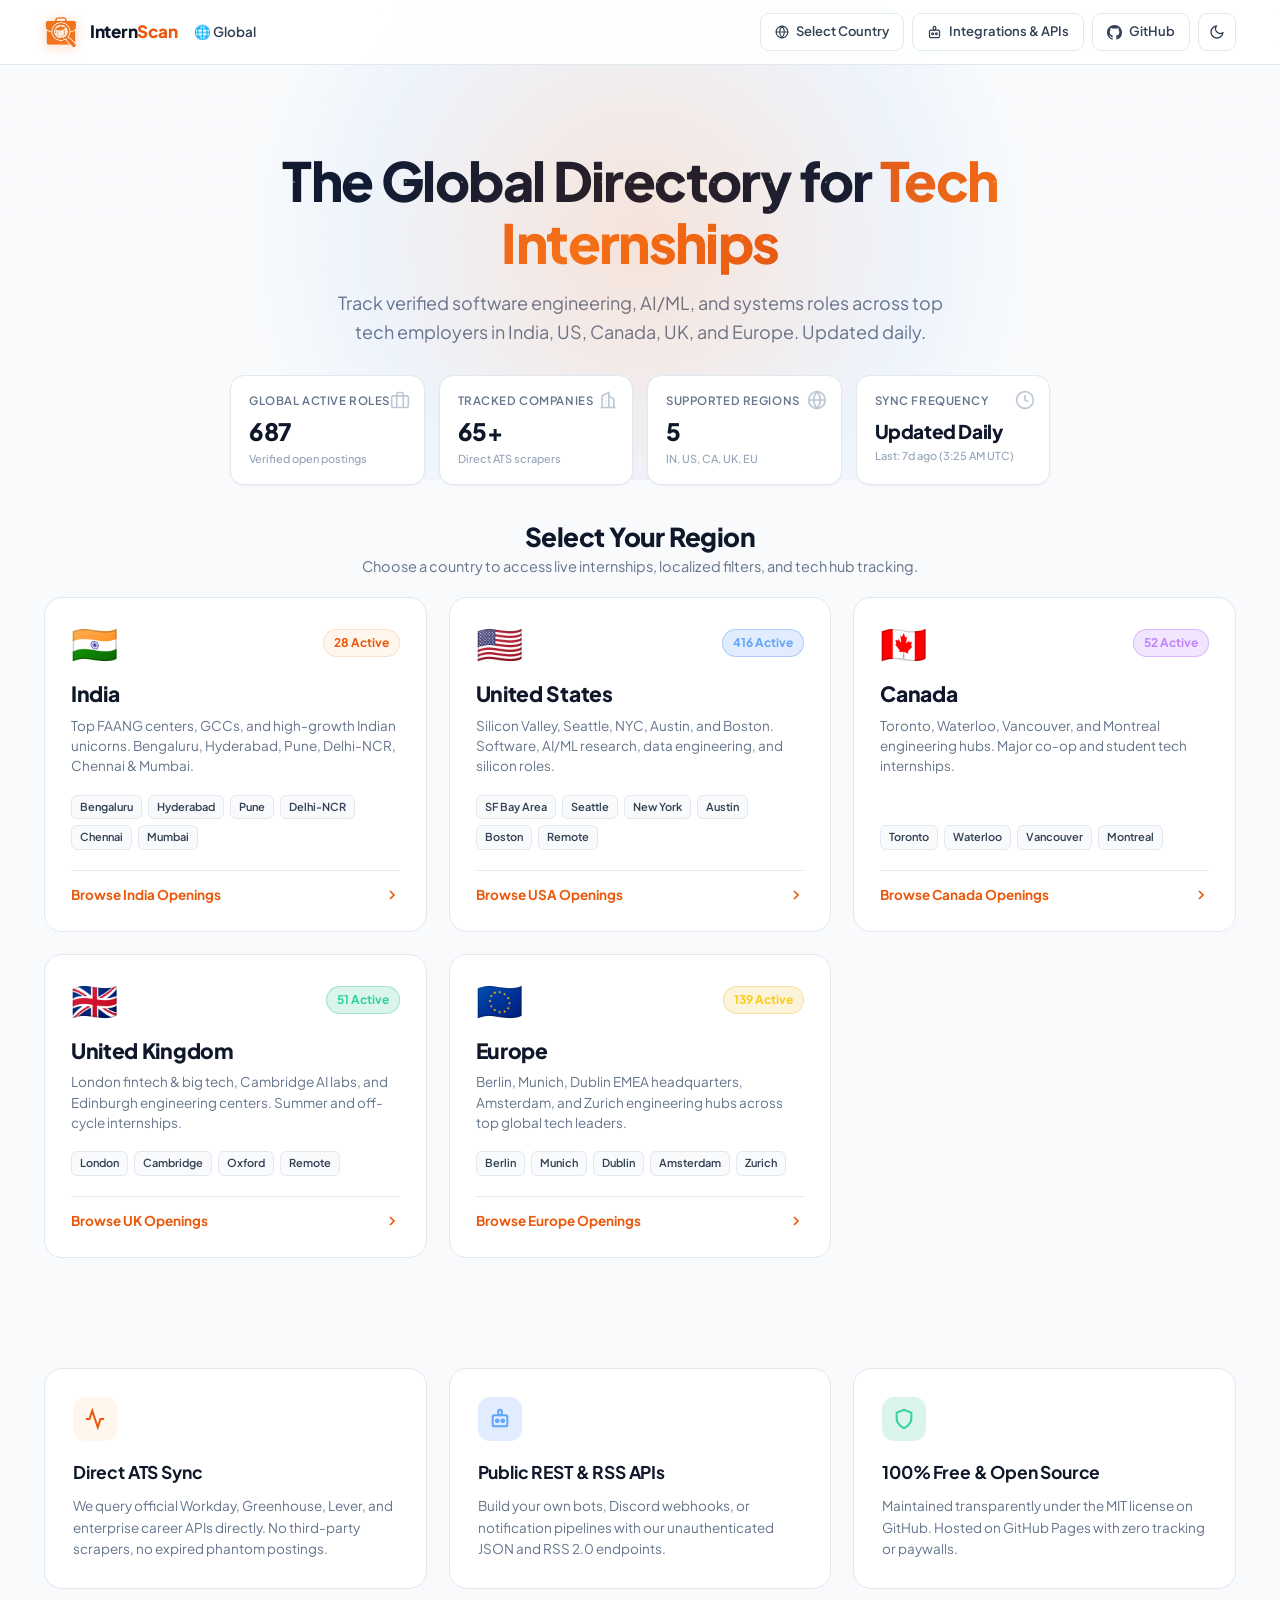
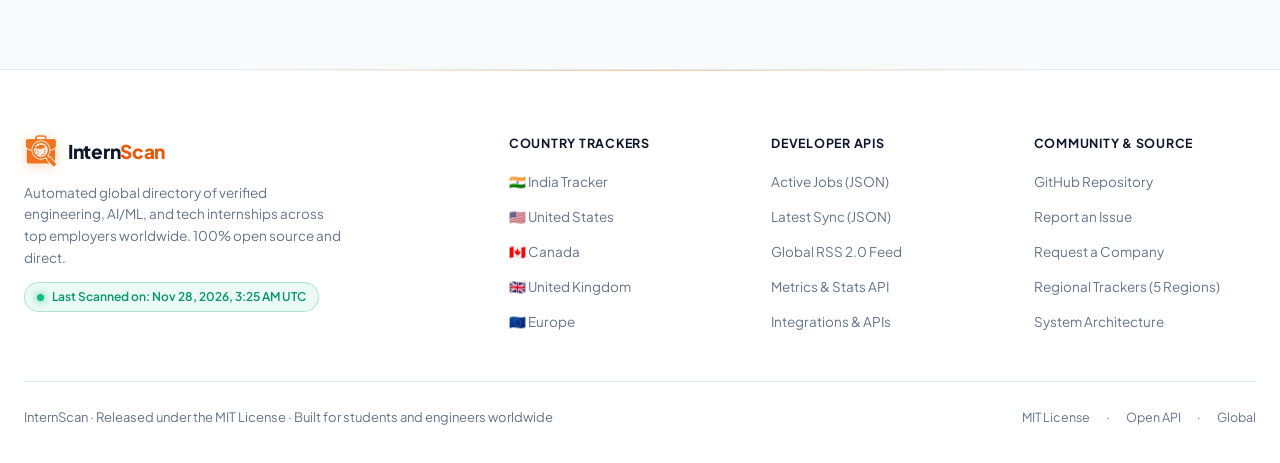
<file: docs/index.html>
<!doctype html>
<html lang="en">
<head>
<meta charset="utf-8">
<script>
  (function() {
    try {
      var s = localStorage.getItem("theme");
      var t = s || (window.matchMedia && window.matchMedia("(prefers-color-scheme: dark)").matches ? "dark" : "light");
      document.documentElement.setAttribute("data-theme", t);
      var m = document.querySelector('meta[name="theme-color"]');
      if (m) m.setAttribute("content", t === "dark" ? "#07090e" : "#f8fafc");
    } catch (_) {}
  })();
</script>
<meta name="viewport" content="width=device-width, initial-scale=1.0, maximum-scale=5.0, viewport-fit=cover">
<title>InternScan · The Official Tech &amp; Software Internship Directory</title>
<meta name="description" content="InternScan is the open-source, automated directory of verified software engineering, AI/ML, and tech internships across 65+ top employers worldwide. Direct ATS links, zero ghost jobs.">
<meta name="keywords" content="InternScan, Intern Scan, internscan global, internscan tracker, tech internships 2026, tech internships 2027, software engineering internships, sde intern, global tech internships, faang internships, internships in india, internships in usa, computer science internships">
<meta name="author" content="Vishnu Nandan">
<meta name="robots" content="index, follow, max-snippet:-1, max-image-preview:large, max-video-preview:-1">
<meta name="google-site-verification" content="YQER-E6Rni1ddbe2vcoHc778EkTzLbkUMqDmbZwmrNI">
<link rel="canonical" href="https://internscan.vercel.app/">
<link rel="alternate" hreflang="x-default" href="https://internscan.vercel.app/">
<link rel="alternate" hreflang="en-IN" href="https://internscan.vercel.app/in/">
<link rel="alternate" hreflang="en-US" href="https://internscan.vercel.app/us/">
<link rel="alternate" hreflang="en-CA" href="https://internscan.vercel.app/ca/">
<link rel="alternate" hreflang="en-GB" href="https://internscan.vercel.app/uk/">
<link rel="alternate" hreflang="en-EU" href="https://internscan.vercel.app/eu/">

<!-- Silent Zero-Permission Auto-Redirection by Location -->
<script>
(function() {
  // Search engine crawlers must NEVER be redirected!
  var isBot = /bot|googlebot|crawler|spider|robot|crawling|lighthouse|headlesschrome|slurp|bingbot|duckduckbot|baiduspider|yandexbot|facebookexternalhit|twitterbot|linkedinbot/i.test(navigator.userAgent);
  if (isBot) return;

  const params = new URLSearchParams(window.location.search);
  // If explicitly requested or user previously chose to stay on Global in this session, do not redirect!
  if (params.get("noredirect") === "1" || params.get("home") === "1" || sessionStorage.getItem("stay_global") === "1") {
    try { sessionStorage.setItem("stay_global", "1"); } catch (_) {}
    return;
  }

  // Also check document.referrer: if user navigated to Global from one of our regional portals, respect their intent to see Global
  try {
    const ref = document.referrer || "";
    if (ref.includes("/in/") || ref.includes("/us/") || ref.includes("/ca/") || ref.includes("/uk/") || ref.includes("/eu/")) {
      sessionStorage.setItem("stay_global", "1");
      return;
    }
  } catch (_) {}

  function detectCountry() {
    try {
      const tz = (Intl.DateTimeFormat().resolvedOptions().timeZone || "").toLowerCase();
      const offset = new Date().getTimezoneOffset(); // in minutes from UTC (India IST is -330)
      const langs = (navigator.languages || [navigator.language || ""]).map(l => (l || "").toLowerCase());

      // 1. India: Asia/Kolkata, Asia/Calcutta, UTC+5:30 (offset === -330), or Indian language locales
      if (tz.includes("kolkata") || tz.includes("calcutta") || offset === -330) {
        return "in";
      }
      if (langs.some(l => l.includes("-in") || ["hi", "ta", "te", "bn", "mr", "gu", "kn", "ml", "pa"].some(code => l.startsWith(code)))) {
        return "in";
      }

      // 2. United States
      const usTimezones = [
        "new_york", "detroit", "kentucky", "indiana", "chicago", "menominee",
        "north_dakota", "denver", "boise", "phoenix", "los_angeles", "anchorage",
        "juneau", "sitka", "yakutat", "nome", "adak", "honolulu"
      ];
      if (usTimezones.some(t => tz.includes(t))) {
        return "us";
      }

      // 3. Canada
      const caTimezones = [
        "toronto", "vancouver", "edmonton", "calgary", "winnipeg", "halifax",
        "st_johns", "regina", "moncton", "glace_bay", "goose_bay", "yellowknife",
        "inuvik", "whitehorse", "dawson"
      ];
      if (caTimezones.some(t => tz.includes(t)) || langs.some(l => l === "en-ca" || l === "fr-ca")) {
        return "ca";
      }

      // 4. United Kingdom
      if (tz.includes("london") || tz.includes("belfast") || langs.some(l => l === "en-gb")) {
        return "uk";
      }

      // 5. Europe
      if (tz.startsWith("europe/")) {
        return "eu";
      }
    } catch (_) {}

    // Incase proper location cannot be determined, return null to show home page
    return null;
  }

  const target = detectCountry();
  if (target && ["in", "us", "ca", "uk", "eu"].includes(target)) {
    window.location.replace("./" + target + "/");
  }
})();
</script>

<!-- Open Graph / Meta -->
<meta property="og:type" content="website">
<meta property="og:url" content="https://internscan.vercel.app/">
<meta property="og:site_name" content="InternScan">
<meta property="og:title" content="InternScan · The Official Tech &amp; Software Internship Directory">
<meta property="og:description" content="InternScan is the open-source, automated directory of verified software engineering, AI/ML, and tech internships across top employers worldwide. 100% open source and direct.">
<meta property="og:image" content="https://internscan.vercel.app/og-image.png?v=2">
<meta property="og:image:width" content="1200">
<meta property="og:image:height" content="630">

<!-- Twitter -->
<meta name="twitter:card" content="summary_large_image">
<meta name="twitter:url" content="https://internscan.vercel.app/">
<meta name="twitter:title" content="InternScan · The Official Tech &amp; Software Internship Directory">
<meta name="twitter:description" content="Track verified software engineering, AI/ML, and systems roles across top tech employers in India, US, Canada, UK, and Europe. Updated daily.">
<meta name="twitter:image" content="https://internscan.vercel.app/og-image.png?v=2">

<!-- Mobile & App Identity -->
<meta name="theme-color" content="#07090e">
<meta name="apple-mobile-web-app-capable" content="yes">
<meta name="apple-mobile-web-app-status-bar-style" content="black-translucent">
<meta name="apple-mobile-web-app-title" content="InternScan">

<link rel="icon" type="image/png" sizes="32x32" href="./icon.png?v=2">
<link rel="icon" type="image/png" sizes="16x16" href="./icon.png?v=2">
<link rel="apple-touch-icon" sizes="180x180" href="./apple-touch-icon.png?v=2">
<link rel="shortcut icon" href="./favicon.ico?v=2">
<link rel="preconnect" href="https://fonts.googleapis.com">
<link rel="preconnect" href="https://fonts.gstatic.com" crossorigin>
<link href="https://fonts.googleapis.com/css2?family=Plus+Jakarta+Sans:wght@400;500;600;700;800&family=JetBrains+Mono:wght@400;500;600&display=swap" rel="stylesheet">
<link rel="stylesheet" href="css/style.css?v=2.2.0">

<!-- Structured Data -->
<script type="application/ld+json">
{
  "@context": "https://schema.org",
  "@graph": [
    {
      "@type": "WebSite",
      "@id": "https://internscan.vercel.app/#website",
      "url": "https://internscan.vercel.app/",
      "name": "InternScan",
      "alternateName": ["InternScan", "Intern Scan", "InternScan Global", "InternScan Tech Tracker", "InternScan Official"],
      "description": "High-speed automated directory of verified engineering, AI/ML, and tech internships across top global employers.",
      "publisher": {
        "@type": "Organization",
        "@id": "https://internscan.vercel.app/#organization"
      },
      "potentialAction": {
        "@type": "SearchAction",
        "target": "https://internscan.vercel.app/in/?q={search_term_string}",
        "query-input": "required name=search_term_string"
      }
    },
    {
      "@type": "Organization",
      "@id": "https://internscan.vercel.app/#organization",
      "name": "InternScan",
      "url": "https://internscan.vercel.app/",
      "logo": "https://internscan.vercel.app/icon.png",
      "sameAs": [
        "https://github.com/vishnunandan555/internscan"
      ]
    },
    {
      "@type": "WebApplication",
      "@id": "https://internscan.vercel.app/#app",
      "name": "InternScan",
      "applicationCategory": "BusinessApplication",
      "operatingSystem": "All",
      "browserRequirements": "Requires JavaScript. Requires HTML5.",
      "url": "https://internscan.vercel.app/",
      "description": "Live, automated tracker for verified software engineering and tech internships direct from official ATS career portals.",
      "offers": {
        "@type": "Offer",
        "price": "0",
        "priceCurrency": "USD"
      }
    }
  ]
}
</script>
</head>
<body>

<div class="ambient-glow"></div>
<div class="grid-pattern"></div>

<nav class="nav">
  <div class="nav-inner">
    <div class="nav-brand-group">
      <a href="./?noredirect=1" class="brand-logo">
        <img src="./icon.png" alt="InternScan Logo" class="brand-logo-img" width="34" height="34">
        <span>Intern<span class="brand-accent">Scan</span></span>
      </a>
      <div class="country-selector-wrap" id="countrySelectorWrap">
        <button type="button" class="country-pill-btn" id="countryMenuBtn" aria-label="Select Country">
          <span>🌐 Global</span>
        </button>
        <div class="country-dropdown-menu" id="countryDropdownMenu">
          <a href="./?noredirect=1" class="country-menu-item active"><span class="flag">🌐</span> Global</a>
          <a href="./in/" class="country-menu-item"><span class="flag">🇮🇳</span> India</a>
          <a href="./us/" class="country-menu-item"><span class="flag">🇺🇸</span> United States</a>
          <a href="./ca/" class="country-menu-item"><span class="flag">🇨🇦</span> Canada</a>
          <a href="./uk/" class="country-menu-item"><span class="flag">🇬🇧</span> United Kingdom</a>
          <a href="./eu/" class="country-menu-item"><span class="flag">🇪🇺</span> Europe</a>
        </div>
      </div>
    </div>
    <div class="nav-right">
      <a href="#countries" class="nav-btn">
        <svg width="14" height="14" viewBox="0 0 24 24" fill="none" stroke="currentColor" stroke-width="2" stroke-linecap="round" stroke-linejoin="round"><circle cx="12" cy="12" r="10"></circle><line x1="2" y1="12" x2="22" y2="12"></line><path d="M12 2a15.3 15.3 0 0 1 4 10 15.3 15.3 0 0 1-4 10 15.3 15.3 0 0 1-4-10 15.3 15.3 0 0 1 4-10z"></path></svg>
        <span class="nav-btn-text">Select Country</span>
      </a>
      <a href="./docs/" class="nav-btn">
        <svg width="15" height="15" viewBox="0 0 24 24" fill="none" stroke="currentColor" stroke-width="2" stroke-linecap="round" stroke-linejoin="round"><path d="M12 2a2 2 0 0 1 2 2v2a2 2 0 0 1-2 2 2 2 0 0 1-2-2V4a2 2 0 0 1 2-2z"></path><rect x="4" y="8" width="16" height="12" rx="2"></rect><circle cx="9" cy="14" r="1.5"></circle><circle cx="15" cy="14" r="1.5"></circle></svg>
        <span class="nav-btn-text">Integrations &amp; APIs</span>
      </a>
      <a href="https://github.com/vishnunandan555/internscan" target="_blank" rel="noopener" class="nav-btn">
        <svg width="15" height="15" viewBox="0 0 24 24" fill="currentColor"><path d="M12 0C5.37 0 0 5.37 0 12c0 5.31 3.435 9.795 8.205 11.385.6.105.825-.255.825-.57 0-.285-.015-1.23-.015-2.235-3.015.555-3.795-.735-4.035-1.41-.135-.345-.72-1.41-1.23-1.695-.42-.225-1.02-.78-.015-.795.945-.015 1.62.87 1.845 1.23 1.08 1.815 2.805 1.305 3.495.99.105-.78.42-1.305.765-1.605-2.67-.3-5.46-1.335-5.46-5.925 0-1.305.465-2.385 1.23-3.225-.12-.3-.54-1.53.12-3.18 0 0 1.005-.315 3.3 1.23.96-.27 1.98-.405 3-.405s2.04.135 3 .405c2.295-1.56 3.3-1.23 3.3-1.23.66 1.65.24 2.88.12 3.18.765.84 1.23 1.905 1.23 3.225 0 4.605-2.805 5.625-5.475 5.925.435.375.81 1.095.81 2.22 0 1.605-.015 2.895-.015 3.3 0 .315.225.69.825.57A12.02 12.02 0 0024 12c0-6.63-5.37-12-12-12z"/></svg>
        <span class="nav-btn-text">GitHub</span>
      </a>
      <button id="theme-btn" class="theme-toggle" aria-label="Toggle theme">
        <svg id="theme-icon" width="16" height="16" viewBox="0 0 24 24" fill="none" stroke="currentColor" stroke-width="2" stroke-linecap="round" stroke-linejoin="round"><path d="M21 12.79A9 9 0 1 1 11.21 3 7 7 0 0 0 21 12.79z"></path></svg>
      </button>
    </div>
  </div>
</nav>

<header class="global-hero">
  <h1>The Global Directory for <span class="gradient-text">Tech Internships</span></h1>
  <p>Track verified software engineering, AI/ML, and systems roles across top tech employers in India, US, Canada, UK, and Europe. Updated daily.</p>

  <div class="metrics-grid">
    <div class="metric-card">
      <div class="metric-icon-wrap">
        <svg width="20" height="20" viewBox="0 0 24 24" fill="none" stroke="currentColor" stroke-width="2"><rect x="2" y="7" width="20" height="14" rx="2" ry="2"></rect><path d="M16 21V5a2 2 0 0 0-2-2h-4a2 2 0 0 0-2 2v16"></path></svg>
      </div>
      <div class="metric-label">Global Active Roles</div>
      <div class="metric-value" id="global-metric-jobs">488</div>
      <div class="metric-sub">Verified open postings</div>
    </div>
    <div class="metric-card">
      <div class="metric-icon-wrap">
        <svg width="20" height="20" viewBox="0 0 24 24" fill="none" stroke="currentColor" stroke-width="2"><path d="M3 21h18"></path><path d="M5 21V7l8-4v18"></path><path d="M19 21V11l-6-4"></path><path d="M9 9h1"></path><path d="M9 13h1"></path><path d="M9 17h1"></path></svg>
      </div>
      <div class="metric-label">Tracked Companies</div>
      <div class="metric-value" id="global-metric-cos">65+</div>
      <div class="metric-sub">Direct ATS scrapers</div>
    </div>
    <div class="metric-card">
      <div class="metric-icon-wrap">
        <svg width="20" height="20" viewBox="0 0 24 24" fill="none" stroke="currentColor" stroke-width="2"><circle cx="12" cy="12" r="10"></circle><line x1="2" y1="12" x2="22" y2="12"></line><path d="M12 2a15.3 15.3 0 0 1 4 10 15.3 15.3 0 0 1-4 10 15.3 15.3 0 0 1-4-10 15.3 15.3 0 0 1 4-10z"></path></svg>
      </div>
      <div class="metric-label">Supported Regions</div>
      <div class="metric-value">5</div>
      <div class="metric-sub">IN, US, CA, UK, EU</div>
    </div>
    <div class="metric-card" id="cadence-card">
      <div class="metric-icon-wrap">
        <svg width="20" height="20" viewBox="0 0 24 24" fill="none" stroke="currentColor" stroke-width="2"><circle cx="12" cy="12" r="10"></circle><polyline points="12 6 12 12 16 14"></polyline></svg>
      </div>
      <div class="metric-label">Sync Frequency</div>
      <div class="metric-value metric-cadence-val" id="metric-cadence-val">Updated Daily</div>
      <div class="metric-sub" id="metric-cadence-sub">Automated GitHub Actions</div>
    </div>
  </div>
</header>

<section id="countries" class="country-section">
  <div style="text-align: center; margin-bottom: 8px;">
    <h2 style="font-size: 26px; font-weight: 800; letter-spacing: -0.02em;">Select Your Region</h2>
    <p style="font-size: 14.5px; color: var(--dim);">Choose a country to access live internships, localized filters, and tech hub tracking.</p>
  </div>

  <div class="country-grid">
    <!-- India -->
    <a href="./in/" class="country-card">
      <div class="country-card-header">
        <span class="country-card-flag">🇮🇳</span>
        <span class="country-card-badge" id="badge-in-count">15 Active</span>
      </div>
      <div class="country-card-title">India</div>
      <div class="country-card-desc">Top FAANG centers, GCCs, and high-growth Indian unicorns. Bengaluru, Hyderabad, Pune, Delhi-NCR, Chennai &amp; Mumbai.</div>
      <div class="country-card-hubs">
        <span class="country-hub-pill">Bengaluru</span>
        <span class="country-hub-pill">Hyderabad</span>
        <span class="country-hub-pill">Pune</span>
        <span class="country-hub-pill">Delhi-NCR</span>
        <span class="country-hub-pill">Chennai</span>
        <span class="country-hub-pill">Mumbai</span>
      </div>
      <div class="country-card-cta">
        <span>Browse India Openings</span>
        <svg width="16" height="16" viewBox="0 0 24 24" fill="none" stroke="currentColor" stroke-width="2.5"><polyline points="9 18 15 12 9 6"></polyline></svg>
      </div>
    </a>

    <!-- United States -->
    <a href="./us/" class="country-card">
      <div class="country-card-header">
        <span class="country-card-flag">🇺🇸</span>
        <span class="country-card-badge" id="badge-us-count" style="background: rgba(59, 130, 246, 0.15); color: #60a5fa; border-color: rgba(59, 130, 246, 0.3);">294 Active</span>
      </div>
      <div class="country-card-title">United States</div>
      <div class="country-card-desc">Silicon Valley, Seattle, NYC, Austin, and Boston. Software, AI/ML research, data engineering, and silicon roles.</div>
      <div class="country-card-hubs">
        <span class="country-hub-pill">SF Bay Area</span>
        <span class="country-hub-pill">Seattle</span>
        <span class="country-hub-pill">New York</span>
        <span class="country-hub-pill">Austin</span>
        <span class="country-hub-pill">Boston</span>
        <span class="country-hub-pill">Remote</span>
      </div>
      <div class="country-card-cta">
        <span>Browse USA Openings</span>
        <svg width="16" height="16" viewBox="0 0 24 24" fill="none" stroke="currentColor" stroke-width="2.5"><polyline points="9 18 15 12 9 6"></polyline></svg>
      </div>
    </a>

    <!-- Canada -->
    <a href="./ca/" class="country-card">
      <div class="country-card-header">
        <span class="country-card-flag">🇨🇦</span>
        <span class="country-card-badge" id="badge-ca-count" style="background: rgba(168, 85, 247, 0.15); color: #c084fc; border-color: rgba(168, 85, 247, 0.3);">49 Active</span>
      </div>
      <div class="country-card-title">Canada</div>
      <div class="country-card-desc">Toronto, Waterloo, Vancouver, and Montreal engineering hubs. Major co-op and student tech internships.</div>
      <div class="country-card-hubs">
        <span class="country-hub-pill">Toronto</span>
        <span class="country-hub-pill">Waterloo</span>
        <span class="country-hub-pill">Vancouver</span>
        <span class="country-hub-pill">Montreal</span>
      </div>
      <div class="country-card-cta">
        <span>Browse Canada Openings</span>
        <svg width="16" height="16" viewBox="0 0 24 24" fill="none" stroke="currentColor" stroke-width="2.5"><polyline points="9 18 15 12 9 6"></polyline></svg>
      </div>
    </a>

    <!-- United Kingdom -->
    <a href="./uk/" class="country-card">
      <div class="country-card-header">
        <span class="country-card-flag">🇬🇧</span>
        <span class="country-card-badge" id="badge-uk-count" style="background: rgba(16, 185, 129, 0.15); color: #34d399; border-color: rgba(16, 185, 129, 0.3);">21 Active</span>
      </div>
      <div class="country-card-title">United Kingdom</div>
      <div class="country-card-desc">London fintech &amp; big tech, Cambridge AI labs, and Edinburgh engineering centers. Summer and off-cycle internships.</div>
      <div class="country-card-hubs">
        <span class="country-hub-pill">London</span>
        <span class="country-hub-pill">Cambridge</span>
        <span class="country-hub-pill">Oxford</span>
        <span class="country-hub-pill">Remote</span>
      </div>
      <div class="country-card-cta">
        <span>Browse UK Openings</span>
        <svg width="16" height="16" viewBox="0 0 24 24" fill="none" stroke="currentColor" stroke-width="2.5"><polyline points="9 18 15 12 9 6"></polyline></svg>
      </div>
    </a>

    <!-- Europe -->
    <a href="./eu/" class="country-card">
      <div class="country-card-header">
        <span class="country-card-flag">🇪🇺</span>
        <span class="country-card-badge" id="badge-eu-count" style="background: rgba(234, 179, 8, 0.15); color: #facc15; border-color: rgba(234, 179, 8, 0.3);">108 Active</span>
      </div>
      <div class="country-card-title">Europe</div>
      <div class="country-card-desc">Berlin, Munich, Dublin EMEA headquarters, Amsterdam, and Zurich engineering hubs across top global tech leaders.</div>
      <div class="country-card-hubs">
        <span class="country-hub-pill">Berlin</span>
        <span class="country-hub-pill">Munich</span>
        <span class="country-hub-pill">Dublin</span>
        <span class="country-hub-pill">Amsterdam</span>
        <span class="country-hub-pill">Zurich</span>
      </div>
      <div class="country-card-cta">
        <span>Browse Europe Openings</span>
        <svg width="16" height="16" viewBox="0 0 24 24" fill="none" stroke="currentColor" stroke-width="2.5"><polyline points="9 18 15 12 9 6"></polyline></svg>
      </div>
    </a>
  </div>
</section>

<!-- Features Grid (Horizontal & Symmetric) -->
<section class="features-container">
  <div class="features-grid">
    <div class="feature-card">
      <div class="feature-icon-box" style="background: var(--brand-soft); color: var(--brand);">
        <svg width="22" height="22" viewBox="0 0 24 24" fill="none" stroke="currentColor" stroke-width="2.2"><polyline points="22 12 18 12 15 21 9 3 6 12 2 12"></polyline></svg>
      </div>
      <h3>Direct ATS Sync</h3>
      <p>We query official Workday, Greenhouse, Lever, and enterprise career APIs directly. No third-party scrapers, no expired phantom postings.</p>
    </div>

    <div class="feature-card">
      <div class="feature-icon-box" style="background: rgba(59, 130, 246, 0.15); color: #60a5fa;">
        <svg width="22" height="22" viewBox="0 0 24 24" fill="none" stroke="currentColor" stroke-width="2.2"><path d="M12 2a2 2 0 0 1 2 2v2a2 2 0 0 1-2 2 2 2 0 0 1-2-2V4a2 2 0 0 1 2-2z"></path><rect x="4" y="8" width="16" height="12" rx="2"></rect><circle cx="9" cy="14" r="1.5"></circle><circle cx="15" cy="14" r="1.5"></circle></svg>
      </div>
      <h3>Public REST &amp; RSS APIs</h3>
      <p>Build your own bots, Discord webhooks, or notification pipelines with our unauthenticated JSON and RSS 2.0 endpoints.</p>
    </div>

    <div class="feature-card">
      <div class="feature-icon-box" style="background: rgba(16, 185, 129, 0.15); color: #34d399;">
        <svg width="22" height="22" viewBox="0 0 24 24" fill="none" stroke="currentColor" stroke-width="2.2"><path d="M12 22s8-4 8-10V5l-8-3-8 3v7c0 6 8 10 8 10z"></path></svg>
      </div>
      <h3>100% Free &amp; Open Source</h3>
      <p>Maintained transparently under the MIT license on GitHub. Hosted on GitHub Pages with zero tracking or paywalls.</p>
    </div>
  </div>
</section>

<!-- Modern Multi-Column Footer -->
<footer class="footer">
  <div class="footer-inner">
    <div class="footer-top">
      <div class="footer-brand">
        <a href="./?noredirect=1" class="brand-logo">
          <img src="./icon.png" alt="InternScan Logo" class="brand-logo-img" width="32" height="32">
          <span>Intern<span class="brand-accent">Scan</span></span>
        </a>
        <p class="footer-brand-desc">Automated global directory of verified engineering, AI/ML, and tech internships across top employers worldwide. 100% open source and direct.</p>
        <div class="footer-status-pill">
          <span class="pulse-dot"></span>
          <span id="footer-scan-time">Last Scanned: Syncing...</span>
        </div>
      </div>

      <div class="footer-col">
        <h4>Country Trackers</h4>
        <ul>
          <li><a href="./in/">🇮🇳 India Tracker</a></li>
          <li><a href="./us/">🇺🇸 United States</a></li>
          <li><a href="./ca/">🇨🇦 Canada</a></li>
          <li><a href="./uk/">🇬🇧 United Kingdom</a></li>
          <li><a href="./eu/">🇪🇺 Europe</a></li>
        </ul>
      </div>

      <div class="footer-col">
        <h4>Developer APIs</h4>
        <ul>
          <li><a href="./api/active.json" target="_blank">Active Jobs (JSON)</a></li>
          <li><a href="./api/latest.json" target="_blank">Latest Sync (JSON)</a></li>
          <li><a href="./feed.xml" target="_blank">Global RSS 2.0 Feed</a></li>
          <li><a href="./metrics.json" target="_blank">Metrics &amp; Stats API</a></li>
          <li><a href="./docs/">Integrations &amp; APIs</a></li>
        </ul>
      </div>

      <div class="footer-col">
        <h4>Community &amp; Source</h4>
        <ul>
          <li><a href="https://github.com/vishnunandan555/internscan" target="_blank" rel="noopener">GitHub Repository</a></li>
          <li><a href="https://github.com/vishnunandan555/internscan/issues/new?title=%5BBug%5D+<Report>" target="_blank" rel="noopener">Report an Issue</a></li>
          <li><a href="https://github.com/vishnunandan555/internscan/issues/new?title=%5BCompany+Request%5D+<Company+Name>" target="_blank" rel="noopener">Request a Company</a></li>
          <li><a href="https://github.com/vishnunandan555/internscan/tree/main/regions/" target="_blank" rel="noopener">Regional Trackers (5 Regions)</a></li>
          <li><a href="https://github.com/vishnunandan555/internscan/blob/main/GUIDE.md" target="_blank" rel="noopener">System Architecture</a></li>
        </ul>
      </div>
    </div>

    <div class="footer-bottom">
      <div>InternScan · Released under the MIT License · Built for students and engineers worldwide</div>
      <div class="footer-bottom-links">
        <a href="https://github.com/vishnunandan555/internscan/blob/main/LICENSE" target="_blank" rel="noopener">MIT License</a>
        <span>·</span>
        <a href="./api/active.json" target="_blank">Open API</a>
        <span>·</span>
        <a href="./?noredirect=1">Global</a>
      </div>
    </div>
  </div>
</footer>

<script>
// Dynamic Metrics Hydration
fetch("./metrics.json")
  .then(res => res.json())
  .then(data => {
    if (data.total_active_global !== undefined) {
      document.getElementById("global-metric-jobs").textContent = data.total_active_global;
    }
    const regionCodes = ["in", "us", "ca", "uk", "eu"];
    regionCodes.forEach(code => {
      if (data.countries && data.countries[code]) {
        const badge = document.getElementById(`badge-${code}-count`);
        if (badge) {
          badge.textContent = `${data.countries[code].active_count} Active`;
        }
      }
    });
  })
  .catch(() => {});

// Theme Switcher Logic
const themeBtn = document.getElementById("theme-btn");
const themeIcon = document.getElementById("theme-icon");
let currentTheme = localStorage.getItem("theme") || (window.matchMedia("(prefers-color-scheme: dark)").matches ? "dark" : "light");

function applyTheme(theme) {
  document.documentElement.setAttribute("data-theme", theme);
  localStorage.setItem("theme", theme);
  const metaTheme = document.querySelector('meta[name="theme-color"]');
  if (metaTheme) metaTheme.setAttribute("content", theme === "dark" ? "#07090e" : "#f8fafc");
  if (themeIcon) {
    themeIcon.innerHTML = theme === "dark"
      ? '<circle cx="12" cy="12" r="5"></circle><line x1="12" y1="1" x2="12" y2="3"></line><line x1="12" y1="21" x2="12" y2="23"></line><line x1="4.22" y1="4.22" x2="5.64" y2="5.64"></line><line x1="18.36" y1="18.36" x2="19.78" y2="19.78"></line><line x1="1" y1="12" x2="3" y2="12"></line><line x1="21" y1="12" x2="23" y2="12"></line><line x1="4.22" y1="19.78" x2="5.64" y2="18.36"></line><line x1="18.36" y1="5.64" x2="19.78" y2="4.22"></line>'
      : '<path d="M21 12.79A9 9 0 1 1 11.21 3 7 7 0 0 0 21 12.79z"></path>';
  }
}
applyTheme(currentTheme);

if (themeBtn) {
  themeBtn.addEventListener("click", () => {
    const next = document.documentElement.getAttribute("data-theme") === "dark" ? "light" : "dark";
    applyTheme(next);
  });
}

// Country Dropdown Handler
const countryWrap = document.getElementById("countrySelectorWrap");
if (countryWrap) {
  const countryBtn = document.getElementById("countryMenuBtn");
  if (countryBtn) {
    countryBtn.addEventListener("click", (e) => {
      e.preventDefault();
      e.stopPropagation();
      countryWrap.classList.toggle("open");
    });
  }
  document.addEventListener("click", (e) => {
    if (!countryWrap.contains(e.target)) {
      countryWrap.classList.remove("open");
    }
  });
  document.addEventListener("keydown", (e) => {
    if (e.key === "Escape") countryWrap.classList.remove("open");
  });
  countryWrap.querySelectorAll(".country-menu-item").forEach(item => {
    item.addEventListener("click", () => {
      countryWrap.classList.remove("open");
    });
  });
}

// Localized Timezone Hydration
(async function hydrateTime() {
  try {
    const res = await fetch("./metrics.json");
    if (!res.ok) return;
    const data = await res.json();
    if (!data.updated_at) return;
    const updated = new Date(data.updated_at);
    const formatter = new Intl.DateTimeFormat(undefined, {
      month: "short", day: "numeric", year: "numeric",
      hour: "numeric", minute: "2-digit", timeZoneName: "short"
    });
    const formatted = formatter.format(updated);
    const footerEl = document.getElementById("footer-scan-time");
    if (footerEl) footerEl.textContent = `Last Scanned on: ${formatted}`;

    const cadenceVal = document.getElementById("metric-cadence-val");
    const cadenceSub = document.getElementById("metric-cadence-sub");
    const cadenceCard = document.getElementById("cadence-card");

    const sched = new Date();
    sched.setUTCHours(21, 30, 0, 0);
    const schedStr = sched.toLocaleTimeString(undefined, { hour: "numeric", minute: "2-digit", timeZoneName: "short" });

    if (cadenceVal) cadenceVal.textContent = "Updated Daily";
    if (cadenceSub) {
      const diffMs = Date.now() - updated.getTime();
      const diffMins = Math.max(0, Math.floor(diffMs / 60000));
      const diffHours = Math.floor(diffMins / 60);
      const rel = diffMins < 60 ? `${diffMins}m ago` : (diffHours < 24 ? `${diffHours}h ago` : `${Math.floor(diffHours / 24)}d ago`);
      const timeOnly = updated.toLocaleTimeString(undefined, { hour: "numeric", minute: "2-digit", timeZoneName: "short" });
      cadenceSub.textContent = `Last: ${rel} (${timeOnly})`;
    }
    if (cadenceCard) {
      cadenceCard.title = `Syncs daily at ~${schedStr} (03:00 AM IST). Last updated: ${formatted}.`;
    }
  } catch (_) {}
})();
</script>
</body>
</html>
</file>
<file: docs/css/style.css>
/* InternScan India — Consolidated Design System & Stylesheet
 * Fully responsive, optimized, dark/light mode, glassmorphic UI.
 */

:root {
  --bg: #f8fafc;
  --surface: #ffffff;
  --surface-card: #ffffff;
  --surface-glass: rgba(255, 255, 255, 0.9);
  --surface-hover: #f1f5f9;
  --surface-subtle: #f8fafc;
  --border: #e2e8f0;
  --border-strong: #cbd5e1;
  --ink: #0f172a;
  --ink-secondary: #334155;
  --dim: #64748b;
  --faint: #94a3b8;
  --brand: #ea580c;
  --brand-dark: #c2410c;
  --brand-soft: #fff7ed;
  --brand-glow: rgba(234, 88, 12, 0.14);
  --brand-blue: #2563eb;
  --brand-purple: #7c3aed;
  --new-fg: #15803d;
  --new-bg: #dcfce7;
  --new-border: #bbf7d0;
  --badge-bg: #f1f5f9;
  --badge-fg: #475569;
  --badge-border: #e2e8f0;
  --shadow-sm: 0 1px 2px rgba(15, 23, 42, 0.05);
  --shadow-md: 0 4px 12px -2px rgba(15, 23, 42, 0.06), 0 2px 6px -2px rgba(15, 23, 42, 0.03);
  --shadow-lg: 0 14px 28px -4px rgba(15, 23, 42, 0.09), 0 6px 12px -3px rgba(15, 23, 42, 0.04);
  color-scheme: light;
}

:root[data-theme="dark"] {
  --bg: #07090e;
  --surface: #0f131d;
  --surface-card: #111726;
  --surface-glass: rgba(15, 19, 29, 0.88);
  --surface-hover: #192236;
  --surface-subtle: #0d111a;
  --border: #1e2638;
  --border-strong: #2c3852;
  --ink: #f8fafc;
  --ink-secondary: #e2e8f0;
  --dim: #94a3b8;
  --faint: #64748b;
  --brand: #f97316;
  --brand-dark: #ea580c;
  --brand-soft: rgba(249, 115, 22, 0.12);
  --brand-glow: rgba(249, 115, 22, 0.22);
  --brand-blue: #3b82f6;
  --brand-purple: #a855f7;
  --new-fg: #4ade80;
  --new-bg: rgba(74, 222, 128, 0.12);
  --new-border: rgba(74, 222, 128, 0.25);
  --badge-bg: #161e2e;
  --badge-fg: #cbd5e1;
  --badge-border: #222e44;
  --shadow-sm: 0 1px 3px rgba(0, 0, 0, 0.4);
  --shadow-md: 0 6px 18px -2px rgba(0, 0, 0, 0.55);
  --shadow-lg: 0 16px 36px -4px rgba(0, 0, 0, 0.7);
  color-scheme: dark;
}

@media (prefers-color-scheme: dark) {
  :root:not([data-theme="light"]) {
    --bg: #07090e;
    --surface: #0f131d;
    --surface-card: #111726;
    --surface-glass: rgba(15, 19, 29, 0.88);
    --surface-hover: #192236;
    --surface-subtle: #0d111a;
    --border: #1e2638;
    --border-strong: #2c3852;
    --ink: #f8fafc;
    --ink-secondary: #e2e8f0;
    --dim: #94a3b8;
    --faint: #64748b;
    --brand: #f97316;
    --brand-dark: #ea580c;
    --brand-soft: rgba(249, 115, 22, 0.12);
    --brand-glow: rgba(249, 115, 22, 0.22);
    --brand-blue: #3b82f6;
    --brand-purple: #a855f7;
    --new-fg: #4ade80;
    --new-bg: rgba(74, 222, 128, 0.12);
    --new-border: rgba(74, 222, 128, 0.25);
    --badge-bg: #161e2e;
    --badge-fg: #cbd5e1;
    --badge-border: #222e44;
    --shadow-sm: 0 1px 3px rgba(0, 0, 0, 0.4);
    --shadow-md: 0 6px 18px -2px rgba(0, 0, 0, 0.55);
    --shadow-lg: 0 16px 36px -4px rgba(0, 0, 0, 0.7);
    color-scheme: dark;
  }
}

/* Base & Reset */
* {
  box-sizing: border-box;
  margin: 0;
  padding: 0;
  -webkit-tap-highlight-color: transparent;
}
html {
  overflow-x: hidden;
  width: 100%;
  -webkit-text-size-adjust: 100%;
  text-size-adjust: 100%;
  scroll-behavior: smooth;
  background-color: var(--bg);
  color: var(--ink);
  transition: background-color 0.2s ease, color 0.2s ease;
}
body {
  background: var(--bg);
  color: var(--ink);
  font-family: 'Plus Jakarta Sans', -apple-system, BlinkMacSystemFont, sans-serif;
  line-height: 1.5;
  transition: background-color 0.2s ease, color 0.2s ease;
  -webkit-font-smoothing: antialiased;
  min-height: 100vh;
  display: flex;
  flex-direction: column;
  overflow-x: hidden;
  width: 100%;
  max-width: 100vw;
  position: relative;
}
a { color: inherit; text-decoration: none; }
button, input, select {
  font-family: inherit;
  touch-action: manipulation;
}

/* Visual Accents (Glow & Subtle Grid) */
.ambient-glow {
  position: absolute;
  top: 0;
  left: 50%;
  transform: translateX(-50%);
  width: min(1000px, 100vw);
  max-width: 100vw;
  height: 480px;
  background: radial-gradient(circle, var(--brand-glow) 0%, rgba(59, 130, 246, 0.05) 50%, transparent 70%);
  pointer-events: none;
  z-index: 0;
  overflow: hidden;
}
.grid-pattern {
  position: absolute;
  top: 0; left: 0; right: 0;
  height: 420px;
  background-image: radial-gradient(var(--border) 1px, transparent 1px);
  background-size: 28px 28px;
  mask-image: linear-gradient(to bottom, rgba(0,0,0,1) 0%, rgba(0,0,0,0) 100%);
  -webkit-mask-image: linear-gradient(to bottom, rgba(0,0,0,1) 0%, rgba(0,0,0,0) 100%);
  pointer-events: none;
  z-index: 0;
  opacity: 0.55;
}

/* Navbar */
.nav {
  position: sticky;
  top: 0;
  z-index: 50;
  backdrop-filter: blur(14px);
  -webkit-backdrop-filter: blur(14px);
  background: var(--surface-glass);
  border-bottom: 1px solid var(--border);
  transition: background 0.2s, border-color 0.2s;
}
.nav-inner {
  max-width: 1240px;
  margin: 0 auto;
  padding: 0 clamp(12px, 3vw, 24px);
  height: 64px;
  display: flex;
  align-items: center;
  justify-content: space-between;
}
.brand-logo {
  display: flex;
  align-items: center;
  gap: 12px;
  font-weight: 800;
  font-size: 17px;
  letter-spacing: -0.015em;
  color: var(--ink);
}
.brand-accent {
  color: var(--brand);
}
.brand-logo-img {
  width: 34px;
  height: 34px;
  object-fit: contain;
  flex-shrink: 0;
  display: block;
  transition: transform 0.22s cubic-bezier(0.16, 1, 0.3, 1);
  filter: drop-shadow(0 2px 6px rgba(249, 115, 22, 0.35));
}
.brand-logo:hover .brand-logo-img {
  transform: scale(1.08) rotate(-3deg);
}
.brand-icon-box {
  width: 36px;
  height: 36px;
  border-radius: 10px;
  background: linear-gradient(135deg, var(--brand) 0%, #ea580c 100%);
  display: flex;
  align-items: center;
  justify-content: center;
  color: #ffffff;
  box-shadow: 0 3px 8px var(--brand-glow);
  flex-shrink: 0;
}
.badge-country {
  font-size: 11px;
  font-weight: 700;
  letter-spacing: 0.05em;
  text-transform: uppercase;
  background: var(--brand-soft);
  color: var(--brand);
  padding: 3px 8px;
  border-radius: 6px;
  border: 1px solid var(--brand-glow);
}
.version-badge {
  font-family: 'JetBrains Mono', monospace;
  font-size: 10.5px;
  font-weight: 700;
  letter-spacing: 0.02em;
  background: var(--surface-subtle);
  color: var(--dim);
  padding: 3px 7px;
  border-radius: 6px;
  border: 1px solid var(--border);
}
.nav-right {
  display: flex;
  align-items: center;
  gap: 8px;
}
.nav-btn {
  display: inline-flex;
  align-items: center;
  gap: 7px;
  height: 38px;
  padding: 0 14px;
  border-radius: 9px;
  font-size: 13px;
  font-weight: 600;
  border: 1px solid var(--border);
  background: var(--surface);
  color: var(--ink-secondary);
  cursor: pointer;
  transition: all 0.15s ease;
  box-sizing: border-box;
}
.nav-btn:hover, .theme-toggle:hover, .theme-toggle-btn:hover {
  background: var(--surface-hover);
  color: var(--ink);
  border-color: var(--border-strong);
  transform: translateY(-1px);
}
.nav-btn:active, .theme-toggle:active, .theme-toggle-btn:active {
  transform: translateY(0);
}
.nav-btn-text-mobile { display: none; }
.theme-toggle, .theme-toggle-btn {
  width: 38px;
  height: 38px;
  border-radius: 9px;
  border: 1px solid var(--border);
  background: var(--surface);
  color: var(--ink-secondary);
  display: inline-flex;
  align-items: center;
  justify-content: center;
  cursor: pointer;
  transition: all 0.15s ease;
  box-sizing: border-box;
  flex-shrink: 0;
  padding: 0;
}

/* Hero Section */
.hero {
  position: relative;
  z-index: 1;
  padding: clamp(56px, 8vw, 84px) clamp(12px, 3vw, 24px) 32px;
  max-width: 1240px;
  margin: 0 auto;
  text-align: center;
}
.hero-pill {
  display: inline-flex;
  align-items: center;
  gap: 8px;
  background: var(--surface);
  border: 1px solid var(--border);
  padding: 6px 14px;
  border-radius: 9999px;
  font-size: 12.5px;
  font-weight: 600;
  margin-bottom: 22px;
  box-shadow: var(--shadow-sm);
  color: var(--dim);
}
.pulse-dot {
  width: 7px;
  height: 7px;
  border-radius: 50%;
  background: #16a34a;
  box-shadow: 0 0 0 3px rgba(22, 163, 74, 0.25);
  animation: pulse-ring 2.2s infinite;
}
@keyframes pulse-ring {
  0% { box-shadow: 0 0 0 0 rgba(22, 163, 74, 0.5); }
  70% { box-shadow: 0 0 0 6px rgba(22, 163, 74, 0); }
  100% { box-shadow: 0 0 0 0 rgba(22, 163, 74, 0); }
}
.hero h1 {
  font-size: clamp(24px, 5.2vw, 50px);
  font-weight: 800;
  letter-spacing: -0.035em;
  margin-bottom: 14px;
  color: var(--ink);
  line-height: 1.15;
}
.gradient-text {
  background: linear-gradient(135deg, var(--brand) 0%, #f97316 50%, #ea580c 100%);
  -webkit-background-clip: text;
  background-clip: text;
  -webkit-text-fill-color: transparent;
}
.hero p {
  font-size: clamp(14px, 2.2vw, 16.5px);
  color: var(--dim);
  max-width: 700px;
  margin: 0 auto clamp(20px, 4vw, 36px);
  line-height: 1.6;
}

/* Metrics Grid */
.metrics-grid {
  display: grid;
  grid-template-columns: repeat(4, 1fr);
  gap: clamp(8px, 1.8vw, 14px);
  max-width: 960px;
  margin: 0 auto;
}
.metric-card {
  background: var(--surface);
  border: 1px solid var(--border);
  border-radius: 14px;
  padding: 16px 18px;
  text-align: left;
  box-shadow: var(--shadow-sm);
  transition: transform 0.15s, border-color 0.15s;
  position: relative;
  overflow: hidden;
}
.metric-card:hover {
  transform: translateY(-2px);
  border-color: var(--border-strong);
  box-shadow: var(--shadow-md);
}
.metric-icon-wrap {
  position: absolute;
  right: 14px;
  top: 14px;
  color: var(--faint);
  opacity: 0.6;
}
.metric-label {
  font-size: 11.5px;
  color: var(--dim);
  font-weight: 600;
  text-transform: uppercase;
  letter-spacing: 0.05em;
}
.metric-value {
  font-size: clamp(20px, 3.2vw, 24px);
  font-weight: 800;
  color: var(--ink);
  margin-top: 4px;
  letter-spacing: -0.02em;
}
.metric-cadence-val {
  font-size: clamp(14px, 2.2vw, 19px);
  margin-top: 8px;
}
.metric-sub {
  font-size: 11px;
  color: var(--faint);
  margin-top: 2px;
  font-weight: 500;
}

/* Controls Dock */
.controls-wrap {
  position: relative;
  z-index: 10;
  max-width: 1240px;
  margin: 28px auto 0;
  padding: 0 clamp(12px, 3vw, 24px);
}
.controls-box {
  background: var(--surface);
  border: 1px solid var(--border);
  border-radius: 18px;
  padding: clamp(14px, 2.5vw, 22px);
  box-shadow: var(--shadow-md);
  display: flex;
  flex-direction: column;
  gap: 16px;
}

/* Search row */
.search-row {
  display: flex;
  gap: 12px;
  align-items: center;
  flex-wrap: wrap;
}
.search-input-wrap {
  flex: 1;
  min-width: 260px;
  position: relative;
}
.search-icon {
  position: absolute;
  left: 14px;
  top: 50%;
  transform: translateY(-50%);
  color: var(--faint);
  pointer-events: none;
}
.search-input {
  width: 100%;
  height: 48px;
  border-radius: 11px;
  border: 1px solid var(--border-strong);
  background: var(--bg);
  color: var(--ink);
  padding: 0 80px 0 44px;
  font-size: 14.5px;
  transition: all 0.2s ease;
  outline: none;
}
.search-input:focus {
  border-color: var(--brand);
  background: var(--surface);
  box-shadow: 0 0 0 3px var(--brand-glow);
}
.search-kbd-hint {
  position: absolute;
  right: 42px;
  top: 50%;
  transform: translateY(-50%);
  background: var(--badge-bg);
  border: 1px solid var(--border);
  color: var(--faint);
  font-family: 'JetBrains Mono', monospace;
  font-size: 11px;
  font-weight: 600;
  padding: 2px 6px;
  border-radius: 5px;
  pointer-events: none;
}
.clear-btn {
  position: absolute;
  right: 12px;
  top: 50%;
  transform: translateY(-50%);
  background: transparent;
  border: none;
  color: var(--faint);
  width: 26px;
  height: 26px;
  border-radius: 6px;
  cursor: pointer;
  display: none;
  align-items: center;
  justify-content: center;
}
.clear-btn:hover { color: var(--ink); background: var(--surface-hover); }

.select-box {
  height: 48px;
  border-radius: 11px;
  border: 1px solid var(--border-strong);
  background: var(--bg);
  color: var(--ink);
  padding: 0 16px;
  font-size: 13.5px;
  font-weight: 600;
  cursor: pointer;
  outline: none;
  transition: all 0.15s;
}
.select-box:focus { border-color: var(--brand); }
.select-box.is-filtered {
  border-color: var(--brand);
  background-color: var(--brand-soft);
  color: var(--brand);
}
.mobile-filter-select {
  display: none;
}

.view-switch-box {
  display: flex;
  background: var(--bg);
  border: 1px solid var(--border-strong);
  border-radius: 11px;
  padding: 4px;
  gap: 4px;
}
.view-btn {
  width: 40px;
  height: 38px;
  border: none;
  background: transparent;
  border-radius: 8px;
  color: var(--dim);
  cursor: pointer;
  display: flex;
  align-items: center;
  justify-content: center;
  transition: all 0.15s ease;
}
.view-btn:hover { color: var(--ink); }
.view-btn.active {
  background: var(--surface);
  color: var(--brand);
  box-shadow: var(--shadow-sm);
}

/* Hub & Filter Bars */
.hub-filter-bar {
  display: flex;
  align-items: center;
  gap: 8px;
  flex-wrap: wrap;
  padding-bottom: 8px;
  border-bottom: 1px dashed var(--border);
}
.hub-label {
  font-size: 11.5px;
  font-weight: 700;
  text-transform: uppercase;
  color: var(--faint);
  letter-spacing: 0.05em;
  margin-right: 4px;
  display: flex;
  align-items: center;
  gap: 4px;
}
.hub-btn, .filter-pill, .toggle-btn {
  display: inline-flex;
  align-items: center;
  gap: 6px;
  padding: 6px 12px;
  border-radius: 8px;
  font-size: 12.5px;
  font-weight: 600;
  border: 1px solid var(--border);
  background: var(--surface);
  color: var(--dim);
  cursor: pointer;
  transition: all 0.15s;
  user-select: none;
}
.hub-btn span.count, .hub-btn span.badge, .filter-pill span.cat-count, .filter-pill span.pill-count, .toggle-count {
  background: var(--badge-bg);
  color: var(--faint);
  font-size: 11px;
  padding: 1px 6px;
  border-radius: 9999px;
  font-weight: 700;
  display: inline-block;
  margin-left: 3px;
  line-height: 1.3;
}
.hub-btn:hover, .filter-pill:hover, .toggle-btn:hover {
  background: var(--surface-hover);
  color: var(--ink);
  border-color: var(--border-strong);
}
.hub-btn.active {
  background: var(--ink);
  color: var(--surface);
  border-color: var(--ink);
}
.hub-btn.active span.count, .hub-btn.active span.badge {
  background: rgba(255, 255, 255, 0.2);
  color: var(--surface);
}
:root[data-theme="dark"] .hub-btn.active {
  background: #f1f5f9;
  color: #0b0f17;
  border-color: #f1f5f9;
}
:root[data-theme="dark"] .hub-btn.active span.count, :root[data-theme="dark"] .hub-btn.active span.badge {
  background: rgba(11, 15, 23, 0.22);
  color: #0b0f17;
}

.pills-row {
  display: flex;
  justify-content: space-between;
  align-items: center;
  gap: 12px;
  flex-wrap: wrap;
}
.role-pills { display: flex; gap: 6px; flex-wrap: wrap; }
.filter-pill.active {
  background: var(--brand);
  border-color: var(--brand);
  color: #ffffff;
}
.filter-pill.active span.cat-count, .filter-pill.active span.pill-count {
  background: rgba(255, 255, 255, 0.25);
  color: #ffffff;
}
.quick-toggles { display: flex; gap: 8px; align-items: center; }
.toggle-btn.active {
  background: var(--brand-soft);
  border-color: var(--brand);
  color: var(--brand);
}

/* Job Listings Layout */
.jobs-container {
  max-width: 1240px;
  margin: 22px auto 60px;
  padding: 0 clamp(12px, 3vw, 24px);
  flex: 1;
  width: 100%;
}
.results-bar {
  display: flex;
  justify-content: space-between;
  align-items: center;
  margin-bottom: 16px;
  font-size: 13.5px;
  color: var(--dim);
  font-weight: 600;
}
.results-count { color: var(--ink); font-weight: 700; }

/* Job Card (Cards View) */
.job-grid-cards { display: flex; flex-direction: column; gap: 12px; }
.job-card {
  background: var(--surface-card);
  border: 1px solid var(--border);
  border-radius: 14px;
  padding: clamp(14px, 2.5vw, 20px) clamp(16px, 2.5vw, 22px);
  box-shadow: var(--shadow-sm);
  display: flex;
  justify-content: space-between;
  align-items: center;
  gap: 18px;
  transition: all 0.18s ease;
  position: relative;
  overflow: hidden;
}
.job-card::before {
  content: "";
  position: absolute;
  left: 0; top: 0; bottom: 0;
  width: 3.5px;
  background: transparent;
  transition: background 0.18s ease;
}
.job-card:hover {
  border-color: var(--border-strong);
  transform: translateY(-2px);
  box-shadow: var(--shadow-md);
}
.job-card:hover::before { background: var(--brand); }

.job-left {
  display: flex;
  align-items: flex-start;
  gap: 16px;
  flex: 1;
  min-width: 0;
}
.company-avatar {
  width: 46px;
  height: 46px;
  border-radius: 12px;
  background: #ffffff;
  border: 1px solid var(--border);
  display: flex;
  align-items: center;
  justify-content: center;
  font-weight: 800;
  font-size: 15px;
  color: #0f172a;
  flex-shrink: 0;
  font-family: 'JetBrains Mono', monospace;
  overflow: hidden;
  box-shadow: 0 1px 3px rgba(0, 0, 0, 0.06);
}
.company-avatar img.company-logo-img {
  width: 28px;
  height: 28px;
  object-fit: contain;
  display: block;
}
:root[data-theme="dark"] .company-avatar {
  background: #ffffff;
  border-color: rgba(255, 255, 255, 0.16);
  box-shadow: 0 2px 8px rgba(0, 0, 0, 0.35);
}

.job-details { flex: 1; min-width: 0; }
.job-title-row {
  display: flex;
  align-items: center;
  gap: 10px;
  flex-wrap: wrap;
  margin-bottom: 5px;
}
.company-name {
  font-size: 13px;
  font-weight: 700;
  color: var(--dim);
}
.role-name {
  font-size: 17px;
  font-weight: 700;
  color: var(--ink);
  word-break: break-word;
  line-height: 1.35;
}
.role-name a:hover { color: var(--brand-blue); }

.badge-status {
  font-size: 11px;
  font-weight: 700;
  text-transform: uppercase;
  letter-spacing: 0.04em;
  padding: 2px 7px;
  border-radius: 6px;
  display: inline-flex;
  align-items: center;
  gap: 4px;
}
.badge-status.new {
  background: var(--new-bg);
  color: var(--new-fg);
  border: 1px solid var(--new-border);
}
.badge-status.new::before {
  content: "▲";
  font-size: 7.5px;
  line-height: 1;
}

.chips-row {
  display: flex;
  align-items: center;
  gap: 8px;
  flex-wrap: wrap;
  margin-top: 8px;
}
.chip {
  display: inline-flex;
  align-items: center;
  gap: 5px;
  font-size: 12px;
  font-weight: 600;
  padding: 3px 9px;
  border-radius: 6px;
  background: var(--badge-bg);
  color: var(--badge-fg);
  border: 1px solid var(--badge-border);
}
.chip.hub {
  background: var(--brand-soft);
  color: var(--brand);
  border-color: var(--brand-glow);
}
.chip.cat-ai {
  background: rgba(124, 58, 237, 0.1);
  color: var(--brand-purple);
  border-color: rgba(124, 58, 237, 0.2);
}
.chip.cat-hw {
  background: rgba(234, 88, 12, 0.1);
  color: #ea580c;
  border-color: rgba(234, 88, 12, 0.2);
}
.chip svg {
  width: 12px;
  height: 12px;
  opacity: 0.85;
  flex-shrink: 0;
}

.job-actions {
  display: flex;
  align-items: center;
  gap: 8px;
  flex-shrink: 0;
}
.action-icon-btn {
  width: 38px;
  height: 38px;
  border-radius: 9px;
  border: 1px solid var(--border-strong);
  background: var(--surface);
  color: var(--dim);
  display: flex;
  align-items: center;
  justify-content: center;
  cursor: pointer;
  transition: all 0.15s ease;
}
.action-icon-btn:hover {
  background: var(--surface-hover);
  color: var(--ink);
  border-color: var(--border-strong);
}
.action-icon-btn.saved {
  color: #eab308;
  border-color: #eab308;
  background: rgba(234, 179, 8, 0.1);
}
.btn-apply {
  display: inline-flex;
  align-items: center;
  gap: 6px;
  background: var(--ink);
  color: var(--surface);
  padding: 9px 18px;
  border-radius: 9px;
  font-size: 13px;
  font-weight: 700;
  text-decoration: none !important;
  white-space: nowrap;
  transition: all 0.18s ease;
}
.btn-apply:hover {
  opacity: 0.92;
  transform: translateY(-1px);
  box-shadow: 0 4px 10px rgba(0,0,0,0.15);
}
.btn-apply svg { transition: transform 0.15s; }
.btn-apply:hover svg { transform: translateX(2px) translateY(-2px); }
:root[data-theme="dark"] .btn-apply {
  background: #f8fafc;
  color: #07090e;
}

/* Compact Table Layout */
.job-grid-compact {
  display: flex;
  flex-direction: column;
  background: var(--surface);
  border: 1px solid var(--border);
  border-radius: 14px;
  overflow: hidden;
  box-shadow: var(--shadow-sm);
}
.compact-header, .compact-row {
  display: grid;
  grid-template-columns: 2.5fr 1.2fr 1.2fr 1fr 140px;
  padding: 13px 20px;
  align-items: center;
  border-bottom: 1px solid var(--border);
  gap: 12px;
}
.compact-header {
  background: var(--surface-subtle);
  font-size: 11.5px;
  font-weight: 700;
  text-transform: uppercase;
  letter-spacing: 0.05em;
  color: var(--dim);
}
.compact-row:last-child { border-bottom: none; }
.compact-row:hover { background: var(--surface-hover); }
.compact-role {
  display: flex;
  align-items: center;
  gap: 12px;
  min-width: 0;
}
.compact-avatar {
  width: 32px;
  height: 32px;
  border-radius: 8px;
  background: #ffffff;
  border: 1px solid var(--border);
  display: flex;
  align-items: center;
  justify-content: center;
  font-weight: 700;
  font-size: 11.5px;
  color: #0f172a;
  flex-shrink: 0;
  font-family: 'JetBrains Mono', monospace;
  overflow: hidden;
}
.compact-avatar img.compact-logo-img {
  width: 20px;
  height: 20px;
  object-fit: contain;
  display: block;
}
:root[data-theme="dark"] .compact-avatar {
  background: #ffffff;
  border-color: rgba(255, 255, 255, 0.16);
}
.compact-title-box { min-width: 0; }
.compact-title {
  font-size: 14px;
  font-weight: 700;
  color: var(--ink);
  white-space: nowrap;
  overflow: hidden;
  text-overflow: ellipsis;
}
.compact-sub {
  font-size: 12px;
  color: var(--dim);
  display: flex;
  align-items: center;
  gap: 6px;
}
.compact-actions {
  display: flex;
  align-items: center;
  gap: 6px;
  justify-content: flex-end;
}
.compact-btn-apply {
  display: inline-flex;
  align-items: center;
  gap: 5px;
  background: var(--ink);
  color: var(--surface);
  padding: 6px 12px;
  border-radius: 7px;
  font-size: 12px;
  font-weight: 700;
  transition: opacity 0.15s;
}
:root[data-theme="dark"] .compact-btn-apply {
  background: #f8fafc;
  color: #07090e;
}
.compact-meta-inline { display: none; }

/* Empty state */
.empty-state {
  text-align: center;
  padding: 64px 20px;
  background: var(--surface);
  border: 1px dashed var(--border-strong);
  border-radius: 16px;
  color: var(--dim);
}
.empty-icon {
  width: 48px;
  height: 48px;
  margin: 0 auto 16px;
  color: var(--faint);
}
.empty-state h3 {
  font-size: 18px;
  color: var(--ink);
  margin-bottom: 6px;
  font-weight: 700;
}
.btn-reset {
  margin-top: 16px;
  display: inline-flex;
  align-items: center;
  gap: 6px;
  background: var(--surface);
  border: 1px solid var(--border-strong);
  color: var(--ink);
  padding: 8px 18px;
  border-radius: 9px;
  font-size: 13px;
  font-weight: 600;
  cursor: pointer;
  transition: all 0.15s;
}
.btn-reset:hover {
  background: var(--surface-hover);
  border-color: var(--brand);
  color: var(--brand);
}

/* Toast Notification */
.toast-box {
  position: fixed;
  bottom: 24px;
  right: 24px;
  z-index: 100;
  background: var(--ink);
  color: var(--surface);
  padding: 12px 20px;
  border-radius: 10px;
  font-size: 13px;
  font-weight: 600;
  box-shadow: var(--shadow-lg);
  display: flex;
  align-items: center;
  gap: 8px;
  transform: translateY(100px);
  opacity: 0;
  transition: all 0.25s cubic-bezier(0.16, 1, 0.3, 1);
  pointer-events: none;
}
.toast-box.show {
  transform: translateY(0);
  opacity: 1;
  pointer-events: auto;
}
:root[data-theme="dark"] .toast-box {
  background: #ffffff;
  color: #07090e;
}

/* Info & FAQ Section */
.info-section {
  max-width: 1240px;
  width: 100%;
  margin: 0 auto 60px;
  padding: 0 clamp(12px, 3vw, 24px);
}
.info-box {
  background: var(--surface);
  border: 1px solid var(--border);
  border-radius: 18px;
  padding: clamp(20px, 3vw, 32px);
  box-shadow: var(--shadow-sm);
}
.info-box h2 {
  font-size: 21px;
  font-weight: 800;
  margin-bottom: 22px;
  letter-spacing: -0.02em;
  display: flex;
  align-items: center;
  gap: 12px;
  color: var(--ink);
}
.info-title-badge {
  width: 36px;
  height: 36px;
  border-radius: 10px;
  background: var(--brand-soft);
  border: 1px solid var(--brand-glow);
  display: inline-flex;
  align-items: center;
  justify-content: center;
  flex-shrink: 0;
  box-shadow: 0 2px 8px rgba(249, 115, 22, 0.15);
}
.info-badge-img {
  width: 22px;
  height: 22px;
  object-fit: contain;
  display: block;
  filter: drop-shadow(0 1px 3px rgba(249, 115, 22, 0.3));
}
.faq-grid {
  display: grid;
  grid-template-columns: repeat(2, 1fr);
  gap: 16px;
}
.faq-card {
  padding: 18px;
  border-radius: 12px;
  background: var(--surface-subtle);
  border: 1px solid var(--border);
}
.faq-card h4 {
  font-size: 14px;
  font-weight: 700;
  margin-bottom: 8px;
  color: var(--ink);
}
.faq-card p {
  font-size: 13px;
  color: var(--dim);
  line-height: 1.55;
}

/* ==========================================================================
   Modern Global & Regional Footer
   ========================================================================== */
.footer {
  border-top: 1px solid var(--border);
  padding: 64px 24px 36px;
  background: var(--surface);
  color: var(--dim);
  margin-top: auto;
  position: relative;
}
.footer::before {
  content: '';
  position: absolute;
  top: 0;
  left: 50%;
  transform: translateX(-50%);
  width: min(800px, 90%);
  height: 1px;
  background: linear-gradient(90deg, transparent, rgba(249, 115, 22, 0.4), transparent);
}
.footer-inner {
  max-width: 1240px;
  margin: 0 auto;
}
.footer-top {
  display: grid;
  grid-template-columns: 2fr 1fr 1fr 1fr;
  gap: 40px;
  margin-bottom: 48px;
}
.footer-brand {
  display: flex;
  flex-direction: column;
  gap: 14px;
}
.footer-brand .brand-logo {
  display: inline-flex;
  align-items: center;
  gap: 10px;
  font-weight: 800;
  font-size: 19px;
  color: var(--ink);
  text-decoration: none;
}
.footer-brand-desc {
  font-size: 13.5px;
  line-height: 1.6;
  color: var(--dim);
  max-width: 320px;
}
.footer-status-pill {
  display: inline-flex;
  align-items: center;
  gap: 8px;
  padding: 5px 12px;
  border-radius: 20px;
  background: rgba(16, 185, 129, 0.1);
  border: 1px solid rgba(16, 185, 129, 0.25);
  color: #34d399;
  font-size: 12px;
  font-weight: 600;
  width: fit-content;
  white-space: nowrap;
}
[data-theme="light"] .footer-status-pill {
  color: #059669;
  background: rgba(16, 185, 129, 0.08);
  border-color: rgba(16, 185, 129, 0.3);
}
.footer-status-pill .pulse-dot {
  width: 7px;
  height: 7px;
  background: #10b981;
  border-radius: 50%;
  box-shadow: 0 0 8px #10b981;
}
.footer-col h4 {
  font-size: 12.5px;
  font-weight: 700;
  text-transform: uppercase;
  letter-spacing: 0.06em;
  color: var(--ink);
  margin-bottom: 16px;
}
.footer-col ul {
  list-style: none;
  padding: 0;
  margin: 0;
  display: flex;
  flex-direction: column;
  gap: 11px;
}
.footer-col a {
  color: var(--dim);
  font-size: 13.5px;
  text-decoration: none;
  transition: color 0.15s ease, transform 0.15s ease;
  display: inline-block;
}
.footer-col a:hover {
  color: var(--brand);
  transform: translateX(2px);
  text-decoration: none;
}
.footer-bottom {
  border-top: 1px solid var(--border);
  padding-top: 26px;
  display: flex;
  align-items: center;
  justify-content: space-between;
  flex-wrap: wrap;
  gap: 16px;
  font-size: 13px;
  color: var(--dim);
}
.footer-bottom-links {
  display: flex;
  align-items: center;
  gap: 16px;
}
.footer-bottom-links a {
  color: var(--dim);
  font-size: 12.5px;
  text-decoration: none;
}
.footer-bottom-links a:hover {
  color: var(--ink);
  text-decoration: underline;
}

/* ==========================================================================
   Responsive Breakpoints (Comprehensive Mobile Overhaul)
   ========================================================================== */

/* Tablets & Small Desktops (< 960px) */
@media (max-width: 960px) {
  .footer-top {
    grid-template-columns: 1fr 1fr;
    gap: 32px;
  }
  .features-grid {
    grid-template-columns: repeat(2, 1fr);
    gap: 16px;
  }
}

/* Mobile & Small Tablets (< 768px) */
@media (max-width: 768px) {
  /* Prevent horizontal scrollbars & viewport drift */
  html, body {
    overflow-x: hidden !important;
    width: 100% !important;
    max-width: 100vw !important;
    position: relative;
  }

  /* Compact Sleek Navbar */
  .nav {
    position: sticky;
    top: 0;
    z-index: 100;
  }
  .nav-inner {
    height: 56px;
    padding: 0 max(14px, env(safe-area-inset-right)) 0 max(14px, env(safe-area-inset-left));
    gap: 8px;
  }
  .nav-brand-group {
    display: flex;
    align-items: center;
    gap: 8px;
    min-width: 0;
  }
  .brand-logo {
    font-size: 15px;
    gap: 8px;
    flex-shrink: 0;
  }
  .brand-logo-img {
    width: 28px;
    height: 28px;
  }
  .brand-icon-box {
    width: 28px;
    height: 28px;
    border-radius: 7px;
  }
  .country-selector-wrap {
    position: relative;
    margin-left: 2px;
  }
  .country-pill-btn {
    height: 32px;
    padding: 0 8px;
    font-size: 12px;
    gap: 4px;
    border-radius: 8px;
    background: var(--surface-subtle);
    border: 1px solid var(--border);
    white-space: nowrap;
  }
  .country-dropdown-menu {
    position: absolute;
    min-width: 190px;
    max-width: calc(100vw - 28px);
    top: calc(100% + 6px);
    z-index: 1000;
  }

  .nav-right {
    display: flex;
    align-items: center;
    gap: 6px;
    flex-shrink: 0;
  }
  /* Remove text labels in mobile navbar to prevent horizontal overflow */
  .nav-btn-text,
  .nav-btn-text-mobile {
    display: none !important;
  }
  /* Hide secondary wide links that clutter mobile navigation */
  .nav-btn[href*="companies.md"],
  .nav-btn[href*="regions/"],
  .nav-btn[href="#countries"],
  .nav-btn[href*="/in/"] {
    display: none !important;
  }
  /* Turn remaining actions (Docs, GitHub) into uniform 36x36 square icon buttons */
  .nav-btn {
    width: 36px;
    height: 36px;
    padding: 0 !important;
    display: inline-flex;
    align-items: center;
    justify-content: center;
    border-radius: 9px;
    flex-shrink: 0;
    box-sizing: border-box;
  }
  .theme-toggle, .theme-toggle-btn {
    width: 36px;
    height: 36px;
    border-radius: 9px;
    flex-shrink: 0;
    display: inline-flex;
    align-items: center;
    justify-content: center;
    box-sizing: border-box;
  }

  /* Compact Hero */
  .hero {
    padding: 24px max(14px, env(safe-area-inset-right)) 16px max(14px, env(safe-area-inset-left));
  }
  .hero-pill {
    margin-bottom: 12px;
    font-size: 11px;
    padding: 4px 10px;
    max-width: 100%;
    white-space: normal;
    text-align: left;
  }
  .hero h1 {
    font-size: clamp(23px, 6vw, 30px);
    line-height: 1.22;
    margin-bottom: 8px;
    letter-spacing: -0.025em;
    text-wrap: balance;
    word-break: break-word;
  }
  .hero h1 .gradient-text {
    display: inline-block;
    white-space: nowrap;
  }
  .hero p {
    font-size: 13.5px;
    line-height: 1.5;
    color: var(--dim);
    margin: 0 auto 18px;
    max-width: 96%;
    text-wrap: pretty;
  }

  /* Compact Metrics Grid (2x2) */
  .metrics-grid {
    grid-template-columns: repeat(2, 1fr);
    gap: 8px;
    max-width: 100%;
  }
  .metric-card {
    padding: 12px 14px;
    border-radius: 12px;
    min-height: 82px;
    display: flex;
    flex-direction: column;
    justify-content: space-between;
  }
  .metric-icon-wrap { display: none; }
  .metric-label {
    font-size: 10px;
    letter-spacing: 0.05em;
    font-weight: 700;
    color: var(--dim);
  }
  .metric-value {
    font-size: 19px;
    margin-top: 2px;
    font-weight: 800;
    color: var(--ink);
    line-height: 1.1;
  }
  .metric-cadence-val {
    font-size: 12.5px;
    font-weight: 700;
    margin-top: 4px;
    line-height: 1.2;
  }
  .metric-sub {
    font-size: 10px;
    margin-top: 2px;
    color: var(--faint);
    line-height: 1.25;
  }

  /* Controls Dock */
  .controls-wrap {
    margin: 14px auto 0;
    padding: 0 max(12px, env(safe-area-inset-right)) 0 max(12px, env(safe-area-inset-left));
  }
  .controls-box {
    padding: 12px;
    border-radius: 14px;
    gap: 8px;
    box-shadow: var(--shadow-sm);
  }
  .search-row {
    display: grid !important;
    grid-template-columns: 1fr 1fr !important;
    gap: 8px !important;
    align-items: stretch !important;
  }
  .search-input-wrap {
    grid-column: 1 / -1 !important;
    width: 100% !important;
    min-width: 0 !important;
    position: relative !important;
  }
  .search-input {
    font-size: 16px !important; /* CRITICAL: Prevents unwanted iOS auto-zoom on focus */
    height: 42px;
    padding: 0 36px 0 38px;
    border-radius: 9px;
    border: 1px solid var(--border-strong);
    background: var(--bg);
    color: var(--ink);
  }
  .search-icon {
    left: 12px;
    width: 15px;
    height: 15px;
  }
  .search-kbd-hint { display: none !important; }
  .mobile-filter-select {
    display: block !important;
  }
  .select-box {
    min-width: 0 !important;
    width: 100% !important;
    height: 40px !important;
    font-size: 13px !important;
    font-weight: 600 !important;
    padding: 0 24px 0 10px !important;
    border-radius: 9px !important;
    border: 1px solid var(--border-strong) !important;
    background: var(--bg) !important;
    color: var(--ink) !important;
    white-space: nowrap !important;
    overflow: hidden !important;
    text-overflow: ellipsis !important;
    appearance: none !important;
    -webkit-appearance: none !important;
    background-image: url("data:image/svg+xml,%3Csvg xmlns='http://www.w3.org/2000/svg' width='12' height='12' viewBox='0 0 24 24' fill='none' stroke='%2364748b' stroke-width='2.5' stroke-linecap='round' stroke-linejoin='round'%3E%3Cpolyline points='6 9 12 15 18 9'%3E%3C/polyline%3E%3C/svg%3E") !important;
    background-repeat: no-repeat !important;
    background-position: right 8px center !important;
  }
  .select-box.is-filtered {
    border-color: var(--brand) !important;
    color: var(--brand) !important;
    background-color: var(--brand-soft) !important;
  }
  #category-select {
    grid-column: 1 !important;
  }
  #hub-select {
    grid-column: 2 !important;
  }
  #company-select {
    grid-column: 1 !important;
  }
  #sort-select {
    grid-column: 2 !important;
  }
  .view-switch-box {
    display: none !important;
  }

  /* Hide horizontal strips on mobile - replaced by vertical dropdown selectors above */
  .hub-filter-bar {
    display: none !important;
  }
  #category-pills {
    display: none !important;
  }

  .pills-row {
    display: flex !important;
    flex-direction: row !important;
    justify-content: stretch !important;
    align-items: center !important;
    gap: 8px !important;
    padding: 0 !important;
    margin: 0 !important;
    border: none !important;
  }
  .quick-toggles {
    display: flex !important;
    gap: 8px !important;
    width: 100% !important;
    padding: 0 !important;
    overflow-x: visible !important;
  }
  .toggle-btn {
    flex: 1 !important;
    justify-content: center !important;
    padding: 0 10px !important;
    font-size: 12px !important;
    border-radius: 9px !important;
    height: 36px !important;
    gap: 5px !important;
    display: inline-flex !important;
    align-items: center !important;
    white-space: nowrap !important;
  }

  @media (max-width: 360px) {
    .search-row {
      grid-template-columns: 1fr !important;
    }
    #category-select,
    #hub-select,
    #company-select,
    #sort-select {
      grid-column: 1 / -1 !important;
    }
    .quick-toggles {
      flex-direction: column !important;
    }
  }

  /* Results Bar */
  .jobs-container {
    margin: 16px auto 36px;
    padding: 0 max(14px, env(safe-area-inset-right)) 0 max(14px, env(safe-area-inset-left));
    width: 100%;
    box-sizing: border-box;
  }
  .results-bar {
    display: flex;
    justify-content: space-between;
    align-items: baseline;
    margin-bottom: 12px;
    font-size: 13px;
    gap: 8px;
    padding: 0 2px;
  }
  .results-bar > div:first-child {
    white-space: nowrap;
    flex-shrink: 0;
    font-size: 13px;
    font-weight: 600;
    color: var(--dim);
  }
  .results-count { font-weight: 800; color: var(--ink); }
  #last-updated-text {
    font-size: 11px;
    color: var(--faint);
    white-space: nowrap;
    overflow: hidden;
    text-overflow: ellipsis;
    text-align: right;
    min-width: 0;
    flex: 1;
  }

  /* Job Listings & Card */
  .job-grid-cards {
    gap: 12px;
    width: 100%;
  }
  .job-card {
    flex-direction: column;
    align-items: stretch;
    padding: 14px 16px;
    border-radius: 14px;
    gap: 10px;
    box-shadow: var(--shadow-sm);
    position: relative;
    overflow: hidden;
  }
  .job-left {
    gap: 12px;
    align-items: flex-start;
    width: 100%;
    min-width: 0;
  }
  .company-avatar {
    width: 40px;
    height: 40px;
    border-radius: 10px;
    font-size: 13px;
    flex-shrink: 0;
  }
  .company-avatar img.company-logo-img {
    width: 24px;
    height: 24px;
  }
  .job-details {
    flex: 1;
    min-width: 0;
  }
  .job-title-row {
    display: flex;
    align-items: center;
    gap: 8px;
    flex-wrap: wrap;
    margin-bottom: 3px;
  }
  .company-name {
    font-size: 12.5px;
    font-weight: 700;
    color: var(--dim);
  }
  .badge-status {
    font-size: 9.5px;
    padding: 2px 6px;
    border-radius: 5px;
  }
  .role-name {
    font-size: 15px;
    font-weight: 700;
    line-height: 1.35;
    word-break: break-word;
  }
  .chips-row {
    display: flex;
    flex-wrap: wrap;
    gap: 6px;
    margin-top: 8px;
  }
  .chip {
    font-size: 11.5px;
    padding: 3px 8px;
    border-radius: 6px;
    gap: 4px;
  }
  .chip svg { width: 11px; height: 11px; }

  /* Actions Row */
  .job-actions {
    display: flex;
    align-items: center;
    gap: 8px;
    width: 100%;
    margin-top: 4px;
  }
  .action-icon-btn {
    width: 40px;
    height: 40px;
    border-radius: 10px;
    flex-shrink: 0;
    display: flex;
    align-items: center;
    justify-content: center;
  }
  .action-icon-btn svg { width: 16px; height: 16px; }
  .btn-apply {
    height: 40px;
    flex: 1;
    justify-content: center;
    border-radius: 10px;
    font-size: 13px;
    font-weight: 700;
  }

  /* Compact Table on Mobile */
  .compact-header { display: none; }
  .compact-row {
    display: flex;
    align-items: center;
    justify-content: space-between;
    padding: 10px 12px;
  }
  .compact-col-loc, .compact-col-cat, .compact-col-date { display: none; }
  .compact-meta-inline { display: inline; color: var(--dim); font-size: 11px; }
  .compact-role { flex: 1; min-width: 0; }
  .compact-actions { flex-shrink: 0; gap: 6px; }

  /* Toast Notification */
  .toast-box {
    left: 12px;
    right: 12px;
    bottom: max(14px, env(safe-area-inset-bottom));
    justify-content: center;
    border-radius: 11px;
    padding: 11px 18px;
    font-size: 13px;
  }

  /* Global Hero & Grid */
  .global-hero {
    padding: 24px 14px 16px;
  }
  .global-hero h1 {
    font-size: clamp(22px, 5.8vw, 30px);
    line-height: 1.2;
    margin-bottom: 8px;
    text-wrap: balance;
  }
  .global-hero p {
    font-size: 13px;
    line-height: 1.5;
    margin-bottom: 16px;
    text-wrap: pretty;
  }
  .country-grid {
    grid-template-columns: 1fr;
    gap: 12px;
    padding: 0 12px;
    margin: 16px auto 36px;
  }
  .country-card {
    padding: 18px;
    border-radius: 14px;
  }
  .country-card-flag { font-size: 32px; }
  .country-card-title { font-size: 18px; }
  .country-card-desc {
    font-size: 13px;
    margin-bottom: 12px;
  }

  .features-container {
    margin: 20px auto 36px;
    padding: 0 12px;
  }
  .features-grid {
    grid-template-columns: 1fr;
    gap: 12px;
  }
  .feature-card {
    padding: 18px;
    border-radius: 14px;
  }

  /* Footer on Mobile */
  .footer {
    padding: 36px max(14px, env(safe-area-inset-right)) max(24px, env(safe-area-inset-bottom)) max(14px, env(safe-area-inset-left));
  }
  .footer-top {
    grid-template-columns: 1fr;
    gap: 24px;
    margin-bottom: 28px;
  }
  .footer-brand {
    gap: 10px;
  }
  .footer-brand-desc {
    font-size: 13px;
    max-width: 100%;
    line-height: 1.55;
  }
  .footer-col h4 {
    font-size: 12px;
    margin-bottom: 10px;
  }
  .footer-col ul {
    gap: 8px;
  }
  .footer-col a {
    font-size: 13.5px;
    padding: 5px 0;
    display: inline-block;
  }
  .footer-bottom {
    flex-direction: column;
    text-align: center;
    gap: 10px;
    padding-top: 18px;
    font-size: 11.5px;
  }
  .footer-bottom-links {
    justify-content: center;
    gap: 14px;
  }

  /* FAQ / Value prop section on mobile */
  .info-section {
    margin: 0 auto 36px;
    padding: 0 12px;
  }
  .info-box {
    padding: 16px 14px;
    border-radius: 14px;
  }
  .info-box h2 {
    font-size: 18px;
    margin-bottom: 16px;
    gap: 8px;
  }
  .info-title-badge {
    width: 30px;
    height: 30px;
    border-radius: 8px;
  }
  .info-badge-img {
    width: 18px;
    height: 18px;
  }
  .faq-grid {
    grid-template-columns: 1fr;
    gap: 10px;
  }
  .faq-card {
    padding: 14px;
    border-radius: 11px;
  }
  .faq-card h4 {
    font-size: 13.5px;
    margin-bottom: 6px;
  }
  .faq-card p {
    font-size: 12.5px;
    line-height: 1.5;
  }
}

/* Phones (< 440px): 2-column dropdowns & cards-first layout */
@media (max-width: 440px) {
  .search-row {
    grid-template-columns: 1fr 1fr;
  }
  .view-switch-box {
    display: none;
  }
}

/* Very Small Phones (< 360px): Minimal icon navbar */
@media (max-width: 360px) {
  .brand-logo span {
    font-size: 14px;
  }
  .country-pill-btn span {
    max-width: 58px;
    overflow: hidden;
    text-overflow: ellipsis;
  }
  .nav-btn[href*="docs/"] {
    display: none !important;
  }
}

/* Native Touch Micro-interactions */
@media (hover: none) and (pointer: coarse) {
  .btn-apply:active,
  .action-icon-btn:active,
  .nav-btn:active,
  .theme-toggle:active,
  .hub-btn:active,
  .filter-pill:active,
  .toggle-btn:active,
  .country-pill-btn:active {
    transform: scale(0.96) !important;
    transition: transform 0.08s ease;
  }
}

/* ==========================================================================
   Documentation & Telegram Bot Section Styles
   ========================================================================== */
.docs-section {
  max-width: 1240px;
  width: 100%;
  margin: 36px auto 24px;
  padding: 0 clamp(12px, 3vw, 24px);
}

.docs-container {
  background: var(--surface);
  border: 1px solid var(--border);
  border-radius: 18px;
  padding: clamp(20px, 3vw, 32px);
  box-shadow: var(--shadow-sm);
  position: relative;
  overflow: hidden;
}

.docs-header {
  margin-bottom: 24px;
}

.docs-badge {
  display: inline-flex;
  align-items: center;
  gap: 6px;
  font-size: 11px;
  font-weight: 700;
  text-transform: uppercase;
  letter-spacing: 0.06em;
  padding: 4px 10px;
  border-radius: 9999px;
  background: var(--brand-soft);
  color: var(--brand);
  border: 1px solid var(--brand-glow);
  margin-bottom: 12px;
}

.docs-title {
  font-size: 24px;
  font-weight: 800;
  color: var(--ink);
  letter-spacing: -0.02em;
  display: flex;
  align-items: center;
  gap: 10px;
  margin-bottom: 8px;
}

.docs-desc {
  font-size: 14px;
  color: var(--dim);
  max-width: 720px;
  line-height: 1.6;
}

/* Tabs */
.docs-tabs-nav {
  display: flex;
  gap: 8px;
  border-bottom: 1px solid var(--border);
  padding-bottom: 12px;
  margin-bottom: 24px;
  overflow-x: auto;
  scrollbar-width: none;
}
.docs-tabs-nav::-webkit-scrollbar { display: none; }

.docs-tab-btn {
  display: inline-flex;
  align-items: center;
  gap: 8px;
  padding: 8px 16px;
  border-radius: 10px;
  font-size: 13.5px;
  font-weight: 600;
  background: var(--surface-subtle);
  border: 1px solid var(--border);
  color: var(--dim);
  cursor: pointer;
  transition: all 0.15s ease;
  white-space: nowrap;
}

.docs-tab-btn:hover {
  background: var(--surface-hover);
  color: var(--ink);
  border-color: var(--border-strong);
}

.docs-tab-btn.active {
  background: var(--ink);
  color: var(--bg);
  border-color: var(--ink);
  box-shadow: var(--shadow-sm);
}

.docs-tab-panel {
  display: none;
}
.docs-tab-panel.active {
  display: block;
  animation: fadeIn 0.2s ease;
}

@keyframes fadeIn {
  from { opacity: 0; transform: translateY(4px); }
  to { opacity: 1; transform: translateY(0); }
}

/* Endpoint Card */
.api-card {
  background: var(--surface-subtle);
  border: 1px solid var(--border);
  border-radius: 14px;
  padding: 20px;
  margin-bottom: 20px;
}

.api-card-header {
  display: flex;
  align-items: center;
  justify-content: space-between;
  gap: 12px;
  flex-wrap: wrap;
  margin-bottom: 12px;
}

.api-endpoint-wrap {
  display: flex;
  align-items: center;
  gap: 10px;
  flex-wrap: wrap;
}

.method-badge {
  font-family: 'JetBrains Mono', monospace;
  font-size: 11px;
  font-weight: 700;
  padding: 3px 8px;
  border-radius: 6px;
  background: #dcfce7;
  color: #15803d;
  border: 1px solid #bbf7d0;
}
:root[data-theme="dark"] .method-badge {
  background: rgba(74, 222, 128, 0.15);
  color: #4ade80;
  border-color: rgba(74, 222, 128, 0.3);
}

.endpoint-url {
  font-family: 'JetBrains Mono', monospace;
  font-size: 13.5px;
  font-weight: 600;
  color: var(--ink);
  word-break: break-all;
}

.api-copy-btn {
  display: inline-flex;
  align-items: center;
  gap: 6px;
  padding: 5px 10px;
  border-radius: 8px;
  font-size: 12px;
  font-weight: 600;
  background: var(--surface-card);
  border: 1px solid var(--border);
  color: var(--ink);
  cursor: pointer;
  transition: all 0.15s ease;
}
.api-copy-btn:hover {
  background: var(--surface-hover);
  border-color: var(--border-strong);
}

.code-box {
  background: #0b0f19;
  border: 1px solid #1e2638;
  border-radius: 10px;
  padding: 14px 16px;
  overflow-x: auto;
  font-family: 'JetBrains Mono', monospace;
  font-size: 12.5px;
  color: #cbd5e1;
  line-height: 1.55;
  margin: 10px 0;
  position: relative;
}
.code-box pre {
  margin: 0;
}
.code-box code {
  font-family: inherit;
}

.grid-2col {
  display: grid;
  grid-template-columns: repeat(auto-fit, minmax(280px, 1fr));
  gap: 16px;
  margin-top: 16px;
}

.feature-box {
  background: var(--surface-subtle);
  border: 1px solid var(--border);
  border-radius: 12px;
  padding: 18px;
}
.feature-box h4 {
  font-size: 14px;
  font-weight: 700;
  color: var(--ink);
  margin-bottom: 8px;
  display: flex;
  align-items: center;
  gap: 8px;
}
.feature-box p {
  font-size: 13px;
  color: var(--dim);
  line-height: 1.55;
  margin: 0;
}

.step-list {
  display: flex;
  flex-direction: column;
  gap: 14px;
  margin: 16px 0;
}
.step-item {
  display: flex;
  gap: 14px;
  align-items: flex-start;
}
.step-number {
  width: 28px;
  height: 28px;
  border-radius: 8px;
  background: var(--brand-soft);
  color: var(--brand);
  font-weight: 800;
  font-size: 13px;
  display: flex;
  align-items: center;
  justify-content: center;
  flex-shrink: 0;
  margin-top: 2px;
}
.step-content h4 {
  font-size: 14px;
  font-weight: 700;
  color: var(--ink);
  margin-bottom: 4px;
}
.step-content p {
  font-size: 13px;
  color: var(--dim);
  line-height: 1.5;
}

@media (max-width: 640px) {
  .docs-section {
    margin: 20px auto 16px;
    padding: 0 12px;
  }
  .docs-container, .info-box {
    padding: 16px 14px;
    border-radius: 14px;
  }
  .docs-title {
    font-size: 19px;
  }
  .docs-desc {
    font-size: 13px;
  }
  .docs-tabs-nav {
    gap: 6px;
    padding-bottom: 8px;
    margin-bottom: 16px;
  }
  .docs-tab-btn {
    padding: 6px 12px;
    font-size: 12px;
    border-radius: 8px;
  }
  .api-card {
    padding: 14px;
    border-radius: 12px;
  }
  .grid-2col {
    grid-template-columns: 1fr;
    gap: 12px;
  }
  .feature-box {
    padding: 14px;
    border-radius: 10px;
  }
  .code-box {
    padding: 10px 12px;
    font-size: 11px;
    border-radius: 8px;
  }
}

/* ==========================================================================
   Navbar Brand & Country Switcher
   ========================================================================== */
.nav-brand-group {
  display: flex;
  align-items: center;
  gap: 8px;
}
.country-selector-wrap {
  position: relative;
  display: inline-flex;
  align-items: center;
}
.country-pill-btn {
  display: inline-flex;
  align-items: center;
  gap: 6px;
  background: transparent;
  color: var(--ink-secondary);
  border: 1px solid transparent;
  border-radius: 8px;
  padding: 4px 8px;
  font-size: 13.5px;
  font-weight: 600;
  cursor: pointer;
  transition: all 0.15s ease;
  font-family: inherit;
  line-height: 1.4;
  user-select: none;
}
.country-pill-btn:hover {
  background: var(--surface-hover);
  color: var(--ink);
}
.country-selector-wrap.open .country-pill-btn {
  background: var(--surface-hover);
  color: var(--ink);
}
.country-dropdown-menu {
  position: absolute;
  top: calc(100% + 8px);
  left: 0;
  min-width: 200px;
  background: var(--surface);
  border: 1px solid var(--border-hover);
  border-radius: 12px;
  box-shadow: 0 16px 36px -8px rgba(0, 0, 0, 0.45), 0 0 0 1px var(--border);
  padding: 6px;
  z-index: 1000;
  display: none;
  backdrop-filter: blur(16px);
  -webkit-backdrop-filter: blur(16px);
  animation: fadeInDown 0.15s ease-out;
}
.country-selector-wrap.open .country-dropdown-menu {
  display: block;
}
.country-menu-item {
  display: flex;
  align-items: center;
  gap: 10px;
  padding: 8px 12px;
  border-radius: 8px;
  font-size: 13.5px;
  font-weight: 500;
  color: var(--ink-secondary);
  text-decoration: none;
  transition: background 0.15s, color 0.15s;
}
.country-menu-item .flag {
  font-size: 15px;
  line-height: 1;
}
.country-menu-item:hover {
  background: var(--surface-card-hover);
  color: var(--ink);
}
.country-menu-item.active {
  background: var(--brand-soft);
  color: var(--brand);
  font-weight: 700;
}

@keyframes fadeInDown {
  from {
    opacity: 0;
    transform: translateY(-4px);
  }
  to {
    opacity: 1;
    transform: translateY(0);
  }
}

/* ==========================================================================
   Global Homepage Elements
   ========================================================================== */
.global-hero {
  text-align: center;
  padding: clamp(56px, 8vw, 84px) 20px 32px;
  max-width: 860px;
  margin: 0 auto;
}
.global-hero h1 {
  font-size: clamp(32px, 5vw, 54px);
  font-weight: 800;
  letter-spacing: -0.03em;
  line-height: 1.15;
  margin-bottom: 16px;
}
.global-hero p {
  font-size: clamp(15px, 2vw, 18px);
  color: var(--dim);
  max-width: 640px;
  margin: 0 auto 28px;
  line-height: 1.6;
}
.country-grid {
  display: grid;
  grid-template-columns: repeat(auto-fit, minmax(290px, 1fr));
  gap: 22px;
  max-width: 1240px;
  margin: 20px auto 60px;
  padding: 0 clamp(12px, 3vw, 24px);
}
.country-card {
  background: var(--surface-card);
  border: 1px solid var(--border);
  border-radius: 18px;
  padding: 26px;
  text-decoration: none;
  color: inherit;
  transition: all 0.25s cubic-bezier(0.16, 1, 0.3, 1);
  display: flex;
  flex-direction: column;
  position: relative;
  overflow: hidden;
}
.country-card:hover {
  transform: translateY(-4px);
  border-color: var(--brand);
  box-shadow: var(--shadow-lg), 0 0 28px var(--brand-glow);
}
.country-card-header {
  display: flex;
  align-items: center;
  justify-content: space-between;
  margin-bottom: 16px;
}
.country-card-flag {
  font-size: 38px;
  line-height: 1;
}
.country-card-badge {
  font-size: 12px;
  font-weight: 700;
  padding: 4px 10px;
  border-radius: 20px;
  background: var(--brand-soft);
  color: var(--brand);
  border: 1px solid var(--brand-glow);
}
.country-card-title {
  font-size: 21px;
  font-weight: 800;
  margin-bottom: 6px;
  letter-spacing: -0.015em;
}
.country-card-desc {
  font-size: 13.5px;
  color: var(--dim);
  line-height: 1.5;
  margin-bottom: 18px;
}
.country-card-hubs {
  display: flex;
  flex-wrap: wrap;
  gap: 6px;
  margin-top: auto;
}
.country-hub-pill {
  font-size: 11px;
  font-weight: 600;
  padding: 3px 8px;
  border-radius: 6px;
  background: var(--surface-subtle);
  color: var(--ink-secondary);
  border: 1px solid var(--border);
}
.country-card-cta {
  display: flex;
  align-items: center;
  justify-content: space-between;
  margin-top: 20px;
  padding-top: 14px;
  border-top: 1px solid var(--border);
  font-size: 13.5px;
  font-weight: 700;
  color: var(--brand);
}

/* Features Grid (Symmetric Horizontal Row on Desktop) */
.features-container {
  max-width: 1240px;
  margin: 50px auto 80px;
  padding: 0 clamp(12px, 3vw, 24px);
}
.features-grid {
  display: grid;
  grid-template-columns: repeat(3, 1fr);
  gap: 22px;
  align-items: stretch;
}
.feature-card {
  background: var(--surface-card);
  border: 1px solid var(--border);
  border-radius: 18px;
  padding: 28px;
  display: flex;
  flex-direction: column;
  transition: transform 0.25s cubic-bezier(0.16, 1, 0.3, 1), border-color 0.25s ease, box-shadow 0.25s ease;
}
.feature-card:hover {
  transform: translateY(-4px);
  border-color: rgba(249, 115, 22, 0.35);
  box-shadow: var(--shadow-lg), 0 0 24px rgba(249, 115, 22, 0.1);
}
.feature-icon-box {
  width: 44px;
  height: 44px;
  border-radius: 12px;
  display: flex;
  align-items: center;
  justify-content: center;
  margin-bottom: 18px;
  flex-shrink: 0;
}
.feature-card h3 {
  font-size: 17.5px;
  font-weight: 700;
  margin-bottom: 10px;
  color: var(--ink);
  letter-spacing: -0.01em;
}
.feature-card p {
  font-size: 13.5px;
  color: var(--dim);
  line-height: 1.6;
  margin: 0;
  flex-grow: 1;
}
@media (max-width: 860px) {
  .features-grid {
    grid-template-columns: 1fr;
    gap: 16px;
  }
}
</file>
